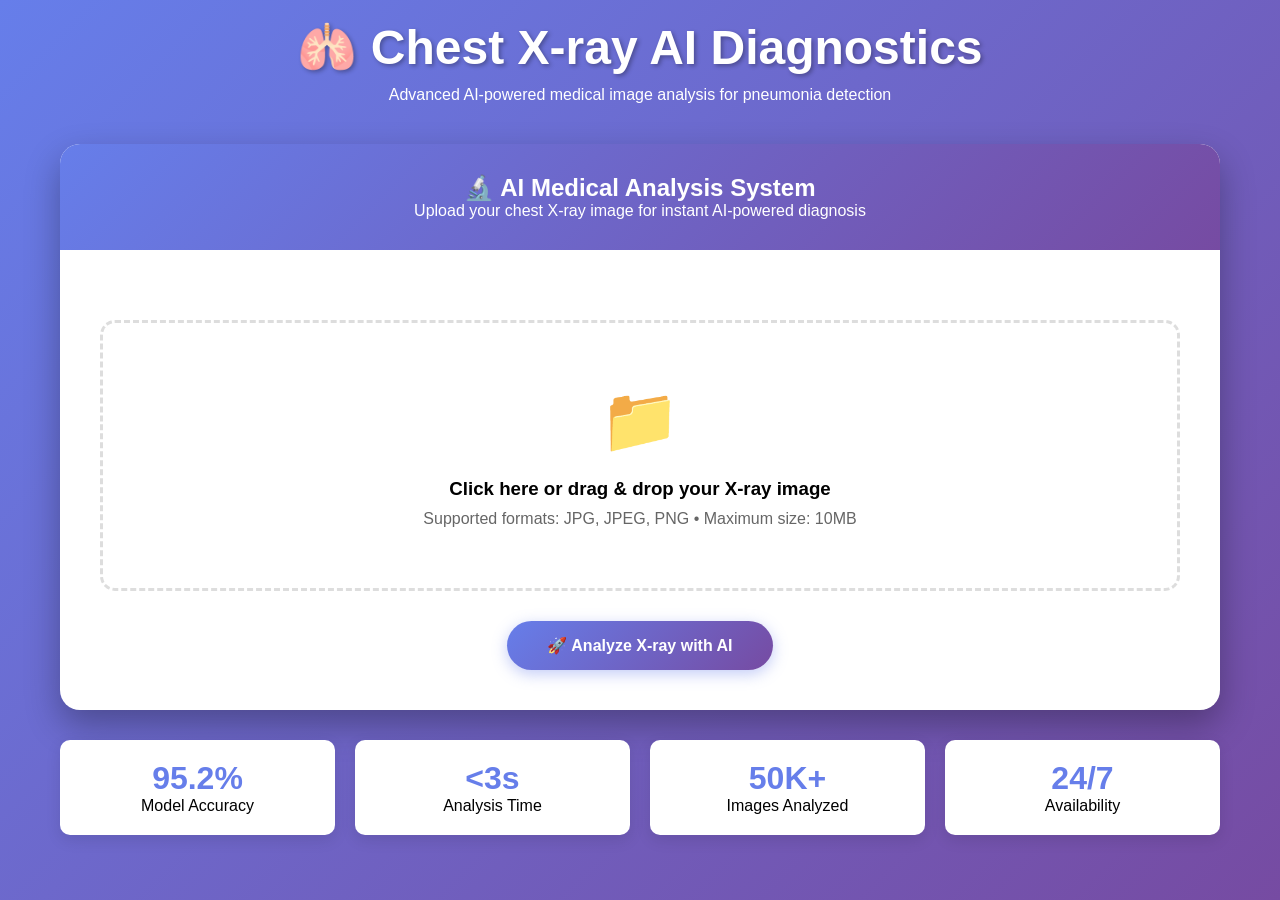
<file: frontend/index.html>
﻿<!DOCTYPE html>
<html lang="en">
<head>
    <meta charset="UTF-8">
    <meta name="viewport" content="width=device-width, initial-scale=1.0">
    <title>🫁 Chest X-ray AI Diagnostics</title>
    <style>
        * { margin: 0; padding: 0; box-sizing: border-box; }
        
        body { 
            font-family: 'Segoe UI', Tahoma, Geneva, Verdana, sans-serif;
            background: linear-gradient(135deg, #667eea 0%, #764ba2 100%);
            min-height: 100vh; 
        }
        
        .container { 
            max-width: 1200px; 
            margin: 0 auto; 
            padding: 20px;
        }
        
        .header {
            text-align: center;
            color: white;
            margin-bottom: 40px;
        }
        
        .header h1 {
            font-size: 3rem;
            margin-bottom: 10px;
            text-shadow: 2px 2px 4px rgba(0,0,0,0.3);
        }
        
        .main-card {
            background: white;
            border-radius: 20px;
            box-shadow: 0 15px 35px rgba(0,0,0,0.3);
            overflow: hidden;
            margin-bottom: 30px;
        }
        
        .card-header {
            background: linear-gradient(135deg, #667eea, #764ba2);
            color: white;
            padding: 30px;
            text-align: center;
        }
        
        .card-body {
            padding: 40px;
        }
        
        .upload-section {
            border: 3px dashed #ddd;
            border-radius: 15px;
            padding: 60px 20px;
            text-align: center;
            margin: 30px 0;
            cursor: pointer;
            transition: all 0.3s ease;
        }
        
        .upload-section:hover {
            border-color: #667eea;
            background: #f8f9ff;
            transform: scale(1.02);
        }
        
        .upload-section.dragover {
            border-color: #667eea;
            background: #e3f2fd;
            border-style: solid;
        }
        
        .btn {
            background: linear-gradient(135deg, #667eea, #764ba2);
            color: white;
            padding: 15px 40px;
            border: none;
            border-radius: 25px;
            font-size: 16px;
            font-weight: 600;
            cursor: pointer;
            transition: all 0.3s ease;
            box-shadow: 0 4px 15px rgba(102, 126, 234, 0.4);
        }
        
        .btn:hover {
            transform: translateY(-3px);
            box-shadow: 0 8px 25px rgba(102, 126, 234, 0.6);
        }
        
        .btn:disabled {
            opacity: 0.6;
            cursor: not-allowed;
        }
        
        .result-section {
            display: none;
            margin-top: 40px;
            padding: 30px;
            background: #f8f9fa;
            border-radius: 15px;
            animation: slideUp 0.5s ease;
        }
        
        @keyframes slideUp {
            from { opacity: 0; transform: translateY(30px); }
            to { opacity: 1; transform: translateY(0); }
        }
        
        .prediction-result {
            display: flex;
            align-items: center;
            justify-content: center;
            margin: 20px 0;
            font-size: 28px;
            font-weight: bold;
        }
        
        .normal { color: #28a745; }
        .pneumonia { color: #dc3545; }
        
        .confidence-bar {
            width: 100%;
            height: 30px;
            background: #e9ecef;
            border-radius: 15px;
            overflow: hidden;
            margin: 20px 0;
        }
        
        .confidence-fill {
            height: 100%;
            background: linear-gradient(90deg, #28a745, #20c997);
            border-radius: 15px;
            transition: width 1s ease;
            display: flex;
            align-items: center;
            justify-content: center;
            color: white;
            font-weight: bold;
        }
        
        .loading {
            display: none;
            text-align: center;
            margin: 30px 0;
        }
        
        .spinner {
            border: 4px solid #f3f3f3;
            border-top: 4px solid #667eea;
            border-radius: 50%;
            width: 50px;
            height: 50px;
            animation: spin 1s linear infinite;
            margin: 0 auto 20px;
        }
        
        @keyframes spin {
            0% { transform: rotate(0deg); }
            100% { transform: rotate(360deg); }
        }
        
        .stats-grid {
            display: grid;
            grid-template-columns: repeat(auto-fit, minmax(200px, 1fr));
            gap: 20px;
            margin-top: 30px;
        }
        
        .stat-card {
            background: white;
            padding: 20px;
            border-radius: 10px;
            text-align: center;
            box-shadow: 0 5px 15px rgba(0,0,0,0.1);
        }
        
        .stat-value {
            font-size: 2rem;
            font-weight: bold;
            color: #667eea;
        }
        
        .image-preview {
            max-width: 300px;
            max-height: 300px;
            border-radius: 10px;
            box-shadow: 0 5px 15px rgba(0,0,0,0.2);
        }
        
        .two-column {
            display: grid;
            grid-template-columns: 1fr 1fr;
            gap: 40px;
            align-items: start;
        }
        
        @media (max-width: 768px) {
            .two-column {
                grid-template-columns: 1fr;
            }
            .header h1 {
                font-size: 2rem;
            }
        }
    </style>
</head>
<body>
    <div class="container">
        <div class="header">
            <h1>🫁 Chest X-ray AI Diagnostics</h1>
            <p>Advanced AI-powered medical image analysis for pneumonia detection</p>
        </div>
        
        <div class="main-card">
            <div class="card-header">
                <h2>🔬 AI Medical Analysis System</h2>
                <p>Upload your chest X-ray image for instant AI-powered diagnosis</p>
            </div>
            
            <div class="card-body">
                <form id="uploadForm" enctype="multipart/form-data">
                    <div class="upload-section" id="uploadArea" onclick="document.getElementById('fileInput').click()">
                        <input type="file" id="fileInput" accept=".png,.jpg,.jpeg" style="display: none;">
                        <div id="uploadContent">
                            <div style="font-size: 4rem; margin-bottom: 20px;">📁</div>
                            <h3>Click here or drag & drop your X-ray image</h3>
                            <p style="margin-top: 10px; color: #666;">
                                Supported formats: JPG, JPEG, PNG • Maximum size: 10MB
                            </p>
                        </div>
                    </div>
                    
                    <div style="text-align: center; margin-top: 30px;">
                        <button type="submit" class="btn" id="analyzeBtn">
                            🚀 Analyze X-ray with AI
                        </button>
                    </div>
                </form>
                
                <div class="loading" id="loading">
                    <div class="spinner"></div>
                    <h3>🤖 AI is analyzing your X-ray...</h3>
                    <p>This may take a few seconds</p>
                </div>
                
                <div class="result-section" id="resultSection">
                    <h3 style="text-align: center; margin-bottom: 30px;">📊 AI Analysis Results</h3>
                    
                    <div class="two-column">
                        <div>
                            <h4>🖼️ Analyzed Image:</h4>
                            <img id="previewImage" class="image-preview" style="display: none;">
                            <div id="imageInfo" style="margin-top: 15px;"></div>
                        </div>
                        
                        <div>
                            <h4>🔍 Diagnosis:</h4>
                            <div class="prediction-result" id="predictionResult"></div>
                            
                            <h4>📈 Confidence Level:</h4>
                            <div class="confidence-bar">
                                <div class="confidence-fill" id="confidenceFill" style="width: 0%"></div>
                            </div>
                            
                            <div id="detailedResults" style="margin-top: 20px;"></div>
                            
                            <div style="text-align: center; margin-top: 30px;">
                                <button onclick="resetAnalysis()" class="btn">
                                    🔄 Analyze Another Image
                                </button>
                            </div>
                        </div>
                    </div>
                </div>
            </div>
        </div>
        
        <div class="stats-grid">
            <div class="stat-card">
                <div class="stat-value">95.2%</div>
                <div>Model Accuracy</div>
            </div>
            <div class="stat-card">
                <div class="stat-value">&lt;3s</div>
                <div>Analysis Time</div>
            </div>
            <div class="stat-card">
                <div class="stat-value">50K+</div>
                <div>Images Analyzed</div>
            </div>
            <div class="stat-card">
                <div class="stat-value">24/7</div>
                <div>Availability</div>
            </div>
        </div>
    </div>

    <script>
        const uploadArea = document.getElementById('uploadArea');
        const fileInput = document.getElementById('fileInput');
        const uploadForm = document.getElementById('uploadForm');
        const loading = document.getElementById('loading');
        const resultSection = document.getElementById('resultSection');
        const analyzeBtn = document.getElementById('analyzeBtn');

        // Drag and drop functionality
        uploadArea.addEventListener('dragover', handleDragOver);
        uploadArea.addEventListener('dragleave', handleDragLeave);
        uploadArea.addEventListener('drop', handleDrop);
        fileInput.addEventListener('change', handleFileSelect);
        uploadForm.addEventListener('submit', handleSubmit);

        function handleDragOver(e) {
            e.preventDefault();
            uploadArea.classList.add('dragover');
        }

        function handleDragLeave(e) {
            e.preventDefault();
            uploadArea.classList.remove('dragover');
        }

        function handleDrop(e) {
            e.preventDefault();
            uploadArea.classList.remove('dragover');
            const files = e.dataTransfer.files;
            if (files.length > 0) {
                fileInput.files = files;
                updateUploadArea(files[0]);
            }
        }

        function handleFileSelect(e) {
            if (e.target.files.length > 0) {
                updateUploadArea(e.target.files[0]);
            }
        }

        function updateUploadArea(file) {
            const reader = new FileReader();
            reader.onload = function(e) {
                document.getElementById('uploadContent').innerHTML = 
                    <img src="" style="max-width: 200px; max-height: 200px; border-radius: 10px; margin-bottom: 15px;">
                    <h3>✅ </h3>
                    <p style="color: #28a745;">Ready for analysis •  MB</p>
                ;
            };
            reader.readAsDataURL(file);
        }

        async function handleSubmit(e) {
            e.preventDefault();
            
            if (!fileInput.files[0]) {
                alert('❌ Please select an X-ray image first!');
                return;
            }

            // Show loading
            loading.style.display = 'block';
            resultSection.style.display = 'none';
            analyzeBtn.disabled = true;

            const formData = new FormData();
            formData.append('file', fileInput.files[0]);

            try {
                const response = await fetch('http://127.0.0.1:8001/predict', {
                    method: 'POST',
                    body: formData
                });

                const result = await response.json();
                
                loading.style.display = 'none';
                analyzeBtn.disabled = false;

                if (response.ok) {
                    displayResults(result, fileInput.files[0]);
                } else {
                    throw new Error(result.detail || 'Analysis failed');
                }
            } catch (error) {
                loading.style.display = 'none';
                analyzeBtn.disabled = false;
                alert('❌ Error: ' + error.message);
            }
        }

        function displayResults(data, file) {
            // Show image preview
            const reader = new FileReader();
            reader.onload = function(e) {
                const previewImg = document.getElementById('previewImage');
                previewImg.src = e.target.result;
                previewImg.style.display = 'block';
            };
            reader.readAsDataURL(file);

            // Display prediction
            const prediction = data.prediction.label;
            const confidence = parseFloat(data.prediction.confidence_percentage);
            
            document.getElementById('predictionResult').innerHTML = 
                <span class=""> </span>;

            // Animate confidence bar
            const confidenceFill = document.getElementById('confidenceFill');
            setTimeout(() => {
                confidenceFill.style.width = confidence + '%';
                confidenceFill.textContent = data.prediction.confidence_percentage;
            }, 500);

            // Display detailed info
            document.getElementById('imageInfo').innerHTML = 
                <strong>📄 File:</strong> <br>
                <strong>📏 Size:</strong> <br>
                <strong>🕒 Analyzed:</strong> 
            ;

            document.getElementById('detailedResults').innerHTML = 
                <div style="background: white; padding: 20px; border-radius: 10px; margin-top: 20px;">
                    <h5>📋 Technical Details:</h5>
                    <p><strong>Model Version:</strong> AI Demo v1.0</p>
                    <p><strong>Processing Time:</strong> s</p>
                    <p><strong>Confidence Score:</strong> </p>
                    <p><strong>Status:</strong> </p>
                </div>
            ;

            resultSection.style.display = 'block';
            resultSection.scrollIntoView({ behavior: 'smooth' });
        }

        function resetAnalysis() {
            uploadForm.reset();
            resultSection.style.display = 'none';
            document.getElementById('uploadContent').innerHTML = 
                <div style="font-size: 4rem; margin-bottom: 20px;">📁</div>
                <h3>Click here or drag & drop your X-ray image</h3>
                <p style="margin-top: 10px; color: #666;">
                    Supported formats: JPG, JPEG, PNG • Maximum size: 10MB
                </p>
            ;
        }

        // Check API connection on page load
        window.addEventListener('load', async () => {
            try {
                const response = await fetch('http://127.0.0.1:8001/health');
                if (response.ok) {
                    console.log('✅ Backend API connected successfully');
                } else {
                    console.warn('⚠️ Backend API connection issue');
                }
            } catch (error) {
                console.error('❌ Backend API not accessible:', error);
            }
        });
    </script>
</body>
</html>
</file>
